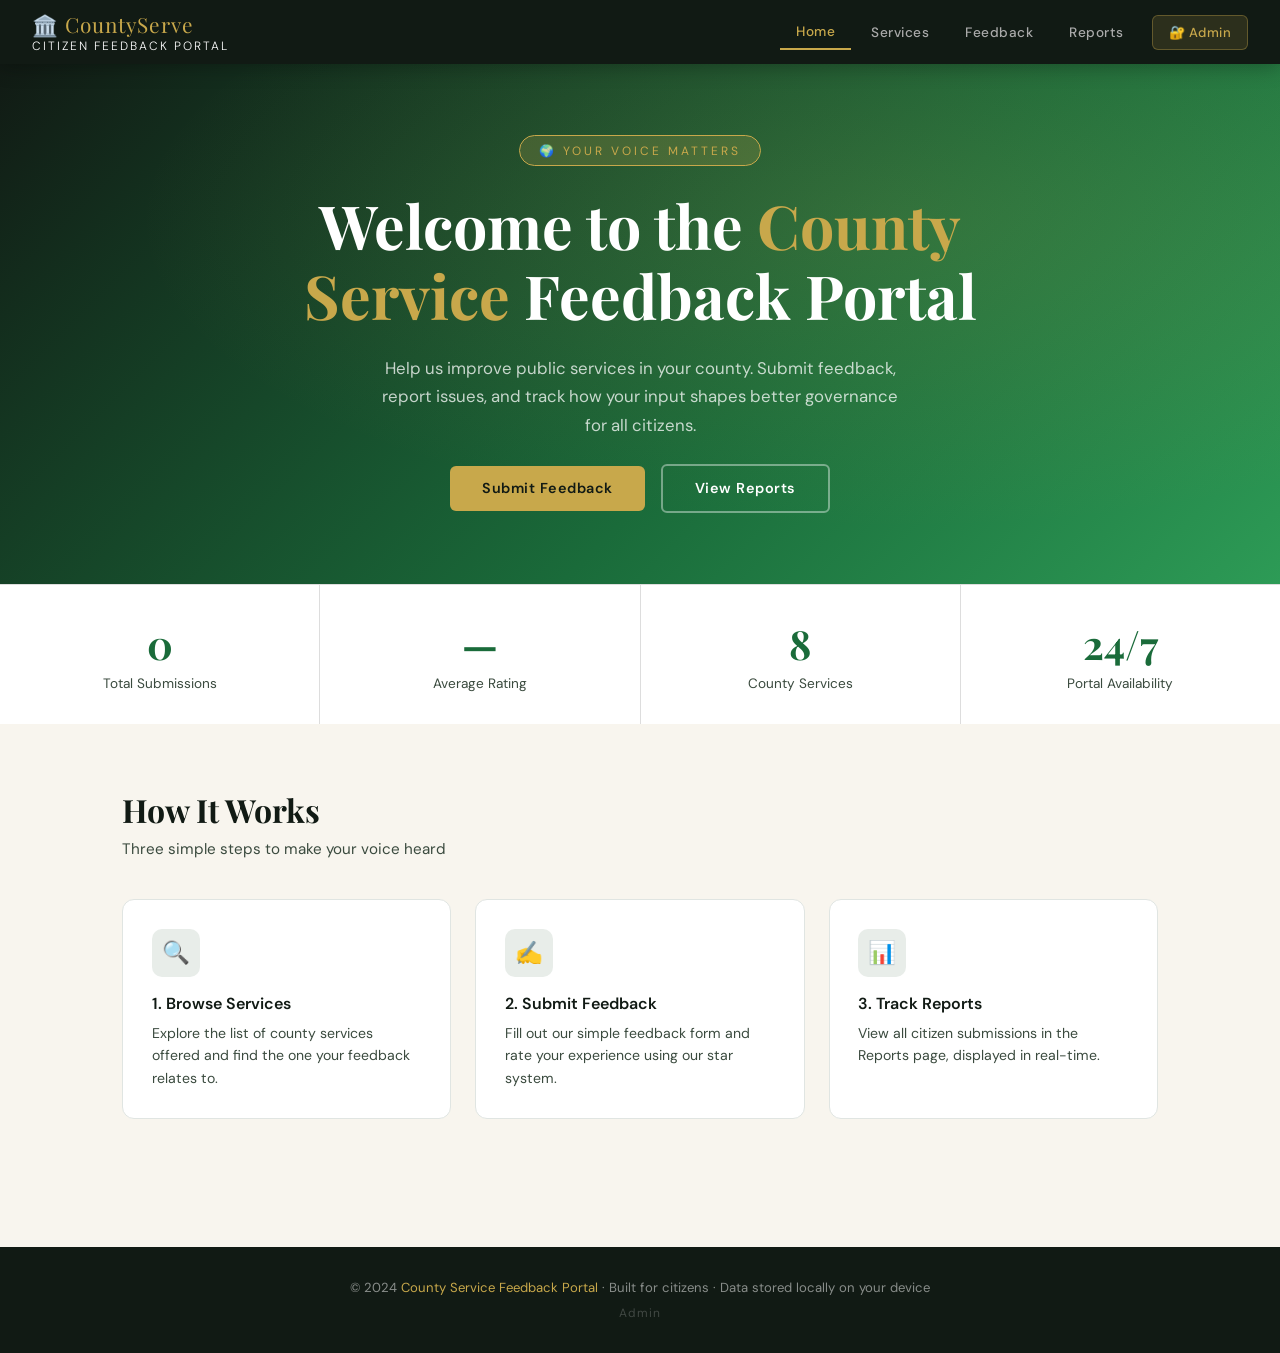
<file: index.html>
<!DOCTYPE html>
<html lang="en">
<head>
  <meta charset="UTF-8">
  <meta name="viewport" content="width=device-width, initial-scale=1.0">
  <title>County Service Feedback Portal</title>
  <link rel="stylesheet" href="style.css">
</head>
<body>

<!-- =================== NAV =================== -->
<nav>
  <div class="nav-logo">
    🏛️ CountyServe
    <span>Citizen Feedback Portal</span>
  </div>
  <div class="nav-links" id="navLinks">
    <button onclick="showPage('home')"         class="active" id="nav-home">Home</button>
    <button onclick="showPage('services')"                   id="nav-services">Services</button>
    <button onclick="showPage('feedback')"                   id="nav-feedback">Feedback</button>
    <button onclick="showPage('reports')"                    id="nav-reports">Reports</button>
    <button onclick="showPage('admin-login')"                id="nav-admin-login" class="nav-admin-btn">🔐 Admin</button>
  </div>
</nav>

<!-- =================== HOME =================== -->
<div id="home" class="page active">
  <div class="hero">
    <div class="hero-badge">🌍 Your Voice Matters</div>
    <h1>Welcome to the <em>County Service</em> Feedback Portal</h1>
    <p>Help us improve public services in your county. Submit feedback, report issues, and track how your input shapes better governance for all citizens.</p>
    <div>
      <button class="btn btn-gold"    onclick="showPage('feedback')">Submit Feedback</button>
      <button class="btn btn-outline" onclick="showPage('reports')">View Reports</button>
    </div>
  </div>
  <div class="stats-row">
    <div class="stat-card"><div class="num" id="stat-total">0</div><p>Total Submissions</p></div>
    <div class="stat-card"><div class="num" id="stat-avg">—</div><p>Average Rating</p></div>
    <div class="stat-card"><div class="num">8</div><p>County Services</p></div>
    <div class="stat-card"><div class="num">24/7</div><p>Portal Availability</p></div>
  </div>
  <div class="section">
    <h2 class="section-title">How It Works</h2>
    <p class="section-sub">Three simple steps to make your voice heard</p>
    <div class="info-grid">
      <div class="info-card"><div class="icon">🔍</div><h3>1. Browse Services</h3><p>Explore the list of county services offered and find the one your feedback relates to.</p></div>
      <div class="info-card"><div class="icon">✍️</div><h3>2. Submit Feedback</h3><p>Fill out our simple feedback form and rate your experience using our star system.</p></div>
      <div class="info-card"><div class="icon">📊</div><h3>3. Track Reports</h3><p>View all citizen submissions in the Reports page, displayed in real-time.</p></div>
    </div>
  </div>
</div>

<!-- =================== SERVICES =================== -->
<div id="services" class="page">
  <div class="services-hero">
    <h2>County Services</h2>
    <p>Browse all available government services in your county</p>
  </div>
  <div class="section">
    <div class="services-grid">
      <div class="service-card"><div class="s-icon">🏥</div><h3>Health &amp; Medical Services</h3><p>County hospitals, clinics, vaccination programs, maternal care, and community health officers.</p><span class="service-tag">Essential</span></div>
      <div class="service-card"><div class="s-icon">🎓</div><h3>Education Services</h3><p>County bursaries, school support programs, adult education, and early childhood development centers.</p><span class="service-tag">Essential</span></div>
      <div class="service-card"><div class="s-icon">🛣️</div><h3>Roads &amp; Infrastructure</h3><p>Road construction, maintenance, street lighting, bridges, and infrastructure development projects.</p><span class="service-tag gold">Development</span></div>
      <div class="service-card"><div class="s-icon">💧</div><h3>Water &amp; Sanitation</h3><p>Clean water supply, sewage systems, waste collection, and sanitation services for all residents.</p><span class="service-tag">Essential</span></div>
      <div class="service-card"><div class="s-icon">🌾</div><h3>Agriculture &amp; Food</h3><p>Farming support, subsidized seeds, fertilizers, extension officers, and market linkage programs.</p><span class="service-tag gold">Development</span></div>
      <div class="service-card"><div class="s-icon">🔒</div><h3>Public Safety &amp; Security</h3><p>County enforcement, community policing, disaster response, and emergency management services.</p><span class="service-tag red">Critical</span></div>
      <div class="service-card"><div class="s-icon">📑</div><h3>Licensing &amp; Permits</h3><p>Business permits, trade licenses, building approvals, land rates, and county regulatory services.</p><span class="service-tag gold">Regulatory</span></div>
      <div class="service-card"><div class="s-icon">🌳</div><h3>Environment &amp; Parks</h3><p>Environmental conservation, public parks, recreation centers, and green space management.</p><span class="service-tag">Community</span></div>
    </div>
  </div>
</div>

<!-- =================== FEEDBACK =================== -->
<div id="feedback" class="page">
  <div class="feedback-container">
    <div class="toast" id="toast">✅ Feedback submitted successfully! Thank you.</div>
    <div class="form-card">
      <h2>Submit Your Feedback</h2>
      <p class="subtitle">Your input helps us improve county services for everyone.</p>
      <form id="feedbackForm" onsubmit="submitFeedback(event)">
        <div class="form-row">
          <div class="form-group"><label>Full Name *</label><input type="text" id="f-name" placeholder="e.g. Jane Otieno" required></div>
          <div class="form-group"><label>Email Address</label><input type="email" id="f-email" placeholder="jane@email.com"></div>
        </div>
        <div class="form-group">
          <label>County Service *</label>
          <select id="f-service" required>
            <option value="">— Select a service —</option>
            <option>Health &amp; Medical Services</option>
            <option>Education Services</option>
            <option>Roads &amp; Infrastructure</option>
            <option>Water &amp; Sanitation</option>
            <option>Agriculture &amp; Food</option>
            <option>Public Safety &amp; Security</option>
            <option>Licensing &amp; Permits</option>
            <option>Environment &amp; Parks</option>
          </select>
        </div>
        <div class="form-group">
          <label>Rate Your Experience *</label>
          <div class="star-rating">
            <input type="radio" name="rating" id="s5" value="5"><label for="s5">★</label>
            <input type="radio" name="rating" id="s4" value="4"><label for="s4">★</label>
            <input type="radio" name="rating" id="s3" value="3"><label for="s3">★</label>
            <input type="radio" name="rating" id="s2" value="2"><label for="s2">★</label>
            <input type="radio" name="rating" id="s1" value="1"><label for="s1">★</label>
          </div>
          <div class="rating-text" id="rating-text">Click to rate</div>
        </div>
        <div class="form-group"><label>Your Feedback *</label><textarea id="f-message" placeholder="Describe your experience in detail..." required></textarea></div>
        <div class="form-group"><label>Ward / Sub-County</label><input type="text" id="f-location" placeholder="e.g. Westlands, Nyando..."></div>
        <button type="submit" class="submit-btn">📤 Submit Feedback</button>
      </form>
    </div>
  </div>
</div>

<!-- =================== REPORTS =================== -->
<div id="reports" class="page">
  <div class="reports-header">
    <h2>📊 Feedback Reports</h2>
    <p>All citizen submissions — stored locally in your browser</p>
  </div>
  <div class="reports-container">
    <div class="summary-bar">
      <div class="s-stat"><div class="n" id="r-total">0</div><p>Total Feedback</p></div>
      <div class="s-stat"><div class="n" id="r-avg">—</div><p>Avg Rating</p></div>
      <div class="s-stat"><div class="n" id="r-high">0</div><p>5★ Reviews</p></div>
      <div class="s-stat"><div class="n" id="r-low">0</div><p>Low Ratings (≤2)</p></div>
    </div>
    <div class="reports-controls">
      <select class="filter-select" id="filterService" onchange="renderReports()">
        <option value="">All Services</option>
        <option>Health &amp; Medical Services</option>
        <option>Education Services</option>
        <option>Roads &amp; Infrastructure</option>
        <option>Water &amp; Sanitation</option>
        <option>Agriculture &amp; Food</option>
        <option>Public Safety &amp; Security</option>
        <option>Licensing &amp; Permits</option>
        <option>Environment &amp; Parks</option>
      </select>
      <div style="display:flex;gap:0.5rem;align-items:center;">
        <select class="filter-select" id="filterRating" onchange="renderReports()">
          <option value="">All Ratings</option>
          <option value="5">5 Stars</option>
          <option value="4">4 Stars</option>
          <option value="3">3 Stars</option>
          <option value="2">2 Stars</option>
          <option value="1">1 Star</option>
        </select>
        <button class="clear-btn" onclick="clearAll()">🗑 Clear All</button>
      </div>
    </div>
    <div class="feedback-list" id="feedbackList"></div>
  </div>
</div>

<!-- =================== ADMIN LOGIN =================== -->
<div id="admin-login" class="page">
  <div class="admin-login-wrap">
    <div class="login-box">
      <div class="login-logo">
        <div class="login-icon">🔐</div>
        <h2>Admin Login</h2>
        <p>Restricted — County Staff Only</p>
      </div>
      <div class="login-error" id="loginError">❌ Invalid username or password. Try again.</div>
      <form onsubmit="handleLogin(event)">
        <div class="form-group"><label>Username</label><input type="text" id="admin-user" placeholder="Enter username"></div>
        <div class="form-group"><label>Password</label><input type="password" id="admin-pass" placeholder="Enter password"></div>
        <button type="submit" class="submit-btn">Login to Dashboard</button>
      </form>
      <!-- <p class="login-hint">Demo credentials: <strong>admin</strong> / <strong>admin123</strong></p> -->
    </div>
  </div>
</div>

<!-- =================== ADMIN DASHBOARD =================== -->
<div id="admin-dashboard" class="page">

  <div class="admin-subnav">
    <button onclick="showAdminSection('overview')"    class="active" id="asub-overview">📊 Overview</button>
    <button onclick="showAdminSection('all-feedback')"              id="asub-all-feedback">💬 All Feedback</button>
    <button onclick="showAdminSection('analytics')"                 id="asub-analytics">📈 Analytics</button>
    <button onclick="showAdminSection('settings')"                  id="asub-settings">⚙️ Settings</button>
    <button onclick="handleLogout()" class="subnav-logout">🚪 Logout</button>
  </div>

  <!-- Overview -->
  <div id="asec-overview" class="admin-section active">
    <div class="section" style="padding-top:2rem;">
      <h2 class="section-title">Dashboard Overview</h2>
      <p class="section-sub">Welcome back, Admin — summary of all citizen feedback</p>
      <div class="admin-stats-grid">
        <div class="admin-stat-card" style="border-top-color:var(--green);">
          <div class="asc-label">Total Feedback</div>
          <div class="asc-value" id="ov-total">0</div>
          <div class="asc-sub">All submissions</div>
        </div>
        <div class="admin-stat-card" style="border-top-color:var(--gold);">
          <div class="asc-label">Average Rating</div>
          <div class="asc-value" id="ov-avg">—</div>
          <div class="asc-sub">Out of 5 stars</div>
        </div>
        <div class="admin-stat-card" style="border-top-color:#3498db;">
          <div class="asc-label">5★ Excellent</div>
          <div class="asc-value" id="ov-five">0</div>
          <div class="asc-sub">Highest rated</div>
        </div>
        <div class="admin-stat-card" style="border-top-color:var(--red);">
          <div class="asc-label">Low Ratings</div>
          <div class="asc-value" id="ov-low">0</div>
          <div class="asc-sub">Rated 1 or 2 stars</div>
        </div>
      </div>
      <div class="table-card" style="margin-top:2rem;">
        <div class="table-header">
          <h3>Recent Submissions</h3>
          <span style="font-size:0.82rem;color:var(--mid);">Last 5 entries</span>
        </div>
        <div style="overflow-x:auto;">
          <table>
            <thead><tr><th>Name</th><th>Service</th><th>Rating</th><th>Date</th></tr></thead>
            <tbody id="recentTable"><tr><td colspan="4" class="table-empty">No feedback yet.</td></tr></tbody>
          </table>
        </div>
      </div>
    </div>
  </div>

  <!-- All Feedback -->
  <div id="asec-all-feedback" class="admin-section">
    <div class="section" style="padding-top:2rem;">
      <h2 class="section-title">All Feedback</h2>
      <p class="section-sub">Browse, search and manage all citizen submissions</p>
      <div class="table-card">
        <div class="table-header">
          <h3>Submissions Table</h3>
          <input class="search-input" type="text" placeholder="🔍 Search name, service, message..." oninput="searchTable(this.value)">
        </div>
        <div style="overflow-x:auto;">
          <table>
            <thead><tr><th>#</th><th>Name</th><th>Service</th><th>Rating</th><th>Message</th><th>Location</th><th>Date</th><th></th></tr></thead>
            <tbody id="allTable"><tr><td colspan="8" class="table-empty">No feedback yet.</td></tr></tbody>
          </table>
        </div>
      </div>
    </div>
  </div>

  <!-- Analytics -->
  <div id="asec-analytics" class="admin-section">
    <div class="section" style="padding-top:2rem;">
      <h2 class="section-title">Analytics</h2>
      <p class="section-sub">Visual breakdown of citizen feedback</p>
      <div class="charts-grid">
        <div class="chart-card"><h3>📊 Feedback by Service</h3><div class="bar-chart" id="serviceChart"><p class="no-data">No data yet.</p></div></div>
        <div class="chart-card"><h3>⭐ Rating Distribution</h3><div class="rating-bars" id="ratingChart"><p class="no-data">No data yet.</p></div></div>
        <div class="chart-card"><h3>📝 Summary Statistics</h3><div id="summaryStats" class="no-data">No data available yet.</div></div>
        <div class="chart-card" style="text-align:center;"><h3>🏆 Top Rated Service</h3><div id="topService" style="padding:1.5rem 0;"><div style="font-size:3.5rem;">🏅</div><div class="no-data" style="margin-top:0.5rem;">No data yet</div></div></div>
      </div>
    </div>
  </div>

  <!-- Settings -->
  <div id="asec-settings" class="admin-section">
    <div class="section" style="padding-top:2rem;">
      <h2 class="section-title">Settings</h2>
      <p class="section-sub">Admin configuration and data management</p>
      <div class="settings-grid">
        <div class="settings-card">
          <h3>🔐 Admin Credentials</h3>
          <div class="setting-row"><span>Username</span><strong>admin</strong></div>
          <div class="setting-row"><span>Password</span><strong>admin123</strong></div>
          <div class="setting-row"><span>Role</span><span class="pill pill-green">Super Admin</span></div>
          <div class="setting-row"><span>Access</span><span class="pill pill-blue">Full Access</span></div>
        </div>
        <div class="settings-card">
          <h3>⚙️ Portal Settings</h3>
          <div class="setting-row"><span>Public Feedback</span><label class="toggle"><input type="checkbox" checked><span class="toggle-slider"></span></label></div>
          <div class="setting-row"><span>Show Reports</span><label class="toggle"><input type="checkbox" checked><span class="toggle-slider"></span></label></div>
          <div class="setting-row"><span>Email Alerts</span><label class="toggle"><input type="checkbox"><span class="toggle-slider"></span></label></div>
          <div class="setting-row"><span>Anonymous OK</span><label class="toggle"><input type="checkbox" checked><span class="toggle-slider"></span></label></div>
        </div>
        <div class="settings-card">
          <h3>🗄️ Data Management</h3>
          <div class="setting-row"><span>Total Records</span><strong id="set-total">0</strong></div>
          <div class="setting-row"><span>Storage Used</span><strong id="set-storage">0 KB</strong></div>
          <div class="setting-row"><span>Export</span><button class="action-btn green-btn" onclick="exportCSV()">📥 Export CSV</button></div>
          <div class="setting-row"><span>Clear All</span><button class="action-btn red-btn" onclick="adminClear()">🗑 Delete All</button></div>
        </div>
        <div class="settings-card">
          <h3>ℹ️ System Info</h3>
          <div class="setting-row"><span>Portal Name</span><strong>CountyServe</strong></div>
          <div class="setting-row"><span>Version</span><span class="pill pill-gold">v1.0.0</span></div>
          <div class="setting-row"><span>Storage</span><strong>LocalStorage</strong></div>
          <div class="setting-row"><span>Status</span><span class="pill pill-green">● Online</span></div>
        </div>
      </div>
    </div>
  </div>

</div>

<!-- /admin-dashboard -->

<!-- =================== FOOTER =================== -->
<footer>
  <p>© 2024 <span>County Service Feedback Portal</span> · Built for citizens · Data stored locally on your device</p>
  <p style="margin-top:0.5rem;">
    <a href="admin.html" style="color:rgba(255,255,255,0.2);text-decoration:none;font-size:0.75rem;letter-spacing:1px;">Admin</a>
  </p>
</footer>

<script src="script.js"></script>
</body>
</html>
</file>
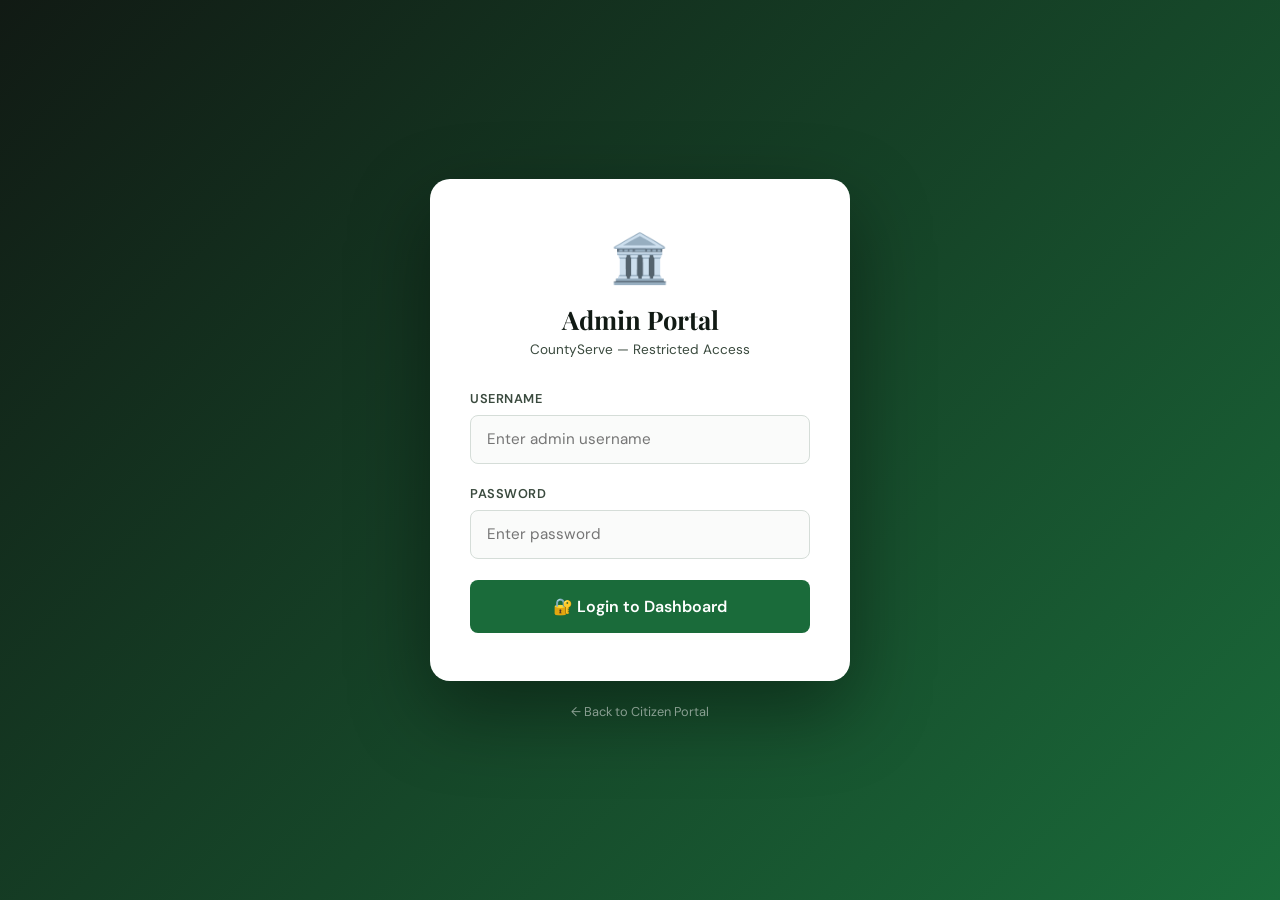
<file: admin.html>
<!DOCTYPE html>
<html lang="en">
<head>
  <meta charset="UTF-8">
  <meta name="viewport" content="width=device-width, initial-scale=1.0">
  <title>Admin Dashboard — CountyServe</title>
  <link href="https://fonts.googleapis.com/css2?family=Playfair+Display:wght@700&family=DM+Sans:wght@300;400;500;600&display=swap" rel="stylesheet">
  <style>
    :root {
      --green: #1a6b3a;
      --green-light: #2d9b56;
      --gold: #c8a84b;
      --dark: #111a14;
      --mid: #3a4a3e;
      --soft: #e8ede9;
      --cream: #f8f5ee;
      --red: #c0392b;
    }

    * { margin: 0; padding: 0; box-sizing: border-box; }

    body {
      font-family: 'DM Sans', sans-serif;
      background: var(--cream);
      color: var(--dark);
      min-height: 100vh;
    }

    /* ===================== LOGIN ===================== */
    #loginPage {
      min-height: 100vh;
      display: flex;
      align-items: center;
      justify-content: center;
      background: linear-gradient(135deg, var(--dark) 0%, var(--green) 100%);
      padding: 2rem;
    }

    .login-box {
      background: #fff;
      border-radius: 20px;
      padding: 3rem 2.5rem;
      width: 100%;
      max-width: 420px;
      box-shadow: 0 30px 80px rgba(0,0,0,0.4);
      animation: popIn 0.45s cubic-bezier(0.34,1.56,0.64,1);
    }

    @keyframes popIn {
      from { opacity: 0; transform: scale(0.85) translateY(20px); }
      to   { opacity: 1; transform: scale(1) translateY(0); }
    }

    .login-logo { text-align: center; margin-bottom: 2rem; }
    .login-logo .icon { font-size: 3rem; margin-bottom: 0.75rem; }
    .login-logo h2 { font-family: 'Playfair Display', serif; font-size: 1.6rem; color: var(--dark); }
    .login-logo p  { color: var(--mid); font-size: 0.85rem; margin-top: 0.3rem; }

    .form-group { margin-bottom: 1.3rem; }

    .form-group label {
      display: block;
      font-size: 0.8rem;
      font-weight: 600;
      text-transform: uppercase;
      letter-spacing: 0.5px;
      color: var(--mid);
      margin-bottom: 0.5rem;
    }

    .form-group input {
      width: 100%;
      padding: 0.85rem 1rem;
      border: 1.5px solid #d5ddd8;
      border-radius: 8px;
      font-family: 'DM Sans', sans-serif;
      font-size: 0.95rem;
      outline: none;
      background: #fafbfa;
      transition: border-color 0.2s, box-shadow 0.2s;
    }

    .form-group input:focus {
      border-color: var(--green-light);
      box-shadow: 0 0 0 3px rgba(45,155,86,0.12);
      background: #fff;
    }

    .login-btn {
      width: 100%;
      padding: 1rem;
      background: var(--green);
      color: #fff;
      border: none;
      border-radius: 8px;
      font-family: 'DM Sans', sans-serif;
      font-size: 1rem;
      font-weight: 600;
      cursor: pointer;
      transition: all 0.2s;
    }

    .login-btn:hover { background: var(--green-light); transform: translateY(-2px); box-shadow: 0 8px 24px rgba(26,107,58,0.35); }

    .login-error {
      display: none;
      background: #fdecea;
      color: var(--red);
      border: 1px solid #f5c6c2;
      border-radius: 8px;
      padding: 0.8rem 1rem;
      font-size: 0.88rem;
      margin-bottom: 1rem;
      text-align: center;
    }

    .login-error.show { display: block; animation: shake 0.4s ease; }

    @keyframes shake {
      0%,100% { transform: translateX(0); }
      25%      { transform: translateX(-6px); }
      75%      { transform: translateX(6px); }
    }

    .login-hint { text-align: center; margin-top: 1.2rem; font-size: 0.8rem; color: #bbb; }
    .login-hint strong { color: var(--green); }

    .back-link { text-align: center; margin-top: 1rem; }
    .back-link a { color: rgba(255,255,255,0.5); font-size: 0.8rem; text-decoration: none; }
    .back-link a:hover { color: #fff; }

    /* ===================== DASHBOARD ===================== */
    #dashboard { display: none; }

    /* Top nav bar */
    .admin-nav {
      background: var(--dark);
      padding: 0 2rem;
      display: flex;
      align-items: center;
      justify-content: space-between;
      height: 64px;
      position: sticky;
      top: 0;
      z-index: 100;
      box-shadow: 0 2px 20px rgba(0,0,0,0.3);
    }

    .admin-nav-logo {
      font-family: 'Playfair Display', serif;
      color: var(--gold);
      font-size: 1.2rem;
    }

    .admin-nav-logo span { color: rgba(255,255,255,0.4); font-size: 0.72rem; display: block; letter-spacing: 2px; text-transform: uppercase; font-weight: 300; font-family: 'DM Sans', sans-serif; }

    .admin-nav-right { display: flex; align-items: center; gap: 1rem; }

    .admin-user-badge {
      display: flex; align-items: center; gap: 0.5rem;
      background: rgba(255,255,255,0.07);
      padding: 0.4rem 1rem;
      border-radius: 50px;
      font-size: 0.82rem;
      color: rgba(255,255,255,0.7);
    }

    .logout-btn {
      background: rgba(192,57,43,0.15);
      color: #e74c3c;
      border: 1px solid rgba(192,57,43,0.3);
      padding: 0.45rem 1rem;
      border-radius: 6px;
      font-family: 'DM Sans', sans-serif;
      font-size: 0.82rem;
      font-weight: 600;
      cursor: pointer;
      transition: all 0.2s;
    }

    .logout-btn:hover { background: var(--red); color: #fff; }

    /* Sub nav */
    .admin-subnav {
      background: #fff;
      border-bottom: 2px solid #e0e5e2;
      padding: 0 2rem;
      display: flex;
      align-items: center;
      gap: 0.25rem;
      position: sticky;
      top: 64px;
      z-index: 90;
    }

    .admin-subnav button {
      background: none;
      border: none;
      font-family: 'DM Sans', sans-serif;
      font-size: 0.88rem;
      font-weight: 500;
      color: var(--mid);
      padding: 1rem 1.2rem;
      cursor: pointer;
      border-bottom: 3px solid transparent;
      transition: all 0.2s;
      margin-bottom: -2px;
    }

    .admin-subnav button:hover  { color: var(--green); }
    .admin-subnav button.active { color: var(--green); border-bottom-color: var(--green); font-weight: 600; }

    .portal-link {
      margin-left: auto;
      color: var(--gold) !important;
      font-size: 0.82rem !important;
      text-decoration: none;
      padding: 0.5rem 1rem;
      border-radius: 6px;
      border: 1px solid rgba(200,168,75,0.3) !important;
      background: rgba(200,168,75,0.08) !important;
      transition: all 0.2s;
      white-space: nowrap;
    }

    .portal-link:hover { background: rgba(200,168,75,0.2) !important; }

    /* Sections */
    .admin-section { display: none; }
    .admin-section.active { display: block; animation: fadeIn 0.3s ease; }

    @keyframes fadeIn { from { opacity: 0; transform: translateY(8px); } to { opacity: 1; transform: translateY(0); } }

    .section { padding: 2.5rem 2rem; max-width: 1100px; margin: 0 auto; }
    .section-title { font-family: 'Playfair Display', serif; font-size: 2rem; color: var(--dark); margin-bottom: 0.4rem; }
    .section-sub   { color: var(--mid); font-size: 0.92rem; margin-bottom: 2rem; }

    /* Stat cards */
    .stats-grid { display: grid; grid-template-columns: repeat(auto-fit, minmax(200px, 1fr)); gap: 1.2rem; margin-bottom: 2rem; }

    .stat-card {
      background: #fff;
      border-radius: 12px;
      padding: 1.5rem;
      border: 1px solid #e0e5e2;
      border-top: 4px solid var(--green);
      transition: transform 0.2s, box-shadow 0.2s;
    }

    .stat-card:nth-child(2) { border-top-color: var(--gold); }
    .stat-card:nth-child(3) { border-top-color: #3498db; }
    .stat-card:nth-child(4) { border-top-color: var(--red); }
    .stat-card:hover { transform: translateY(-3px); box-shadow: 0 8px 25px rgba(0,0,0,0.07); }

    .sc-label { font-size: 0.78rem; text-transform: uppercase; letter-spacing: 0.5px; color: var(--mid); font-weight: 600; }
    .sc-value { font-family: 'Playfair Display', serif; font-size: 2.2rem; color: var(--dark); margin: 0.3rem 0; }
    .sc-sub   { font-size: 0.78rem; color: #aaa; }

    /* Table */
    .table-card { background: #fff; border-radius: 12px; border: 1px solid #e0e5e2; overflow: hidden; }

    .table-header {
      padding: 1.2rem 1.5rem;
      border-bottom: 1px solid #e0e5e2;
      display: flex;
      justify-content: space-between;
      align-items: center;
      flex-wrap: wrap;
      gap: 0.75rem;
    }

    .table-header h3 { font-size: 1rem; font-weight: 600; }

    .search-input {
      padding: 0.5rem 1rem;
      border: 1.5px solid #d5ddd8;
      border-radius: 6px;
      font-family: 'DM Sans', sans-serif;
      font-size: 0.85rem;
      outline: none;
      width: 260px;
      transition: border-color 0.2s;
    }

    .search-input:focus { border-color: var(--green-light); }

    table { width: 100%; border-collapse: collapse; }
    thead { background: var(--soft); }
    th { text-align: left; padding: 0.9rem 1.2rem; font-size: 0.75rem; text-transform: uppercase; letter-spacing: 0.5px; color: var(--mid); font-weight: 600; }
    td { padding: 0.85rem 1.2rem; font-size: 0.88rem; border-bottom: 1px solid #f0f4f1; }
    tr:last-child td { border-bottom: none; }
    tr:hover td { background: #fafbfa; }

    .t-empty { text-align: center; color: #aaa; padding: 2.5rem !important; }

    /* Pills */
    .pill       { display: inline-block; padding: 0.2rem 0.65rem; border-radius: 50px; font-size: 0.72rem; font-weight: 600; }
    .pill-green { background: #e6f5ec; color: var(--green); }
    .pill-gold  { background: #fdf6e3; color: #9a7b1e; }
    .pill-red   { background: #fdecea; color: var(--red); }
    .pill-blue  { background: #eaf3fb; color: #2471a3; }

    .del-btn { background: none; border: none; color: #ccc; cursor: pointer; font-size: 1rem; padding: 0.2rem 0.5rem; border-radius: 4px; transition: all 0.2s; }
    .del-btn:hover { color: var(--red); background: #fdecea; }

    /* Charts */
    .charts-grid { display: grid; grid-template-columns: 1fr 1fr; gap: 1.5rem; }

    .chart-card { background: #fff; border-radius: 12px; border: 1px solid #e0e5e2; padding: 1.5rem; }
    .chart-card h3 { font-size: 0.95rem; font-weight: 600; margin-bottom: 1.2rem; }

    .no-data { color: #aaa; font-size: 0.88rem; }

    .bar-chart { display: flex; flex-direction: column; gap: 0.8rem; }
    .bar-row   { display: flex; align-items: center; gap: 0.75rem; }
    .bar-label { font-size: 0.78rem; color: var(--mid); width: 130px; flex-shrink: 0; white-space: nowrap; overflow: hidden; text-overflow: ellipsis; }
    .bar-wrap  { flex: 1; background: var(--soft); border-radius: 50px; height: 10px; overflow: hidden; }
    .bar-fill  { height: 100%; background: var(--green); border-radius: 50px; transition: width 0.6s ease; }
    .bar-num   { font-size: 0.78rem; color: var(--mid); width: 24px; text-align: right; }

    .rating-bars { display: flex; flex-direction: column; gap: 0.7rem; }
    .r-row   { display: flex; align-items: center; gap: 0.75rem; }
    .r-label { font-size: 0.8rem; color: var(--gold); width: 36px; flex-shrink: 0; font-weight: 600; }
    .r-wrap  { flex: 1; background: var(--soft); border-radius: 50px; height: 10px; overflow: hidden; }
    .r-fill  { height: 100%; background: var(--gold); border-radius: 50px; transition: width 0.6s ease; }
    .r-num   { font-size: 0.78rem; color: var(--mid); width: 24px; text-align: right; }

    /* Settings */
    .settings-grid { display: grid; grid-template-columns: 1fr 1fr; gap: 1.5rem; }

    .settings-card { background: #fff; border-radius: 12px; border: 1px solid #e0e5e2; padding: 1.8rem; }
    .settings-card h3 { font-size: 1rem; font-weight: 600; margin-bottom: 1.2rem; border-bottom: 1px solid #e0e5e2; padding-bottom: 0.8rem; }

    .setting-row { display: flex; justify-content: space-between; align-items: center; padding: 0.7rem 0; border-bottom: 1px solid #f0f4f1; font-size: 0.88rem; }
    .setting-row:last-child { border-bottom: none; }
    .setting-row span:first-child { color: var(--mid); }

    .toggle { position: relative; width: 40px; height: 22px; }
    .toggle input { display: none; }
    .toggle-slider { position: absolute; inset: 0; background: #d5ddd8; border-radius: 50px; cursor: pointer; transition: background 0.2s; }
    .toggle-slider::before { content: ''; position: absolute; width: 16px; height: 16px; background: #fff; border-radius: 50%; top: 3px; left: 3px; transition: transform 0.2s; box-shadow: 0 1px 4px rgba(0,0,0,0.2); }
    .toggle input:checked + .toggle-slider { background: var(--green); }
    .toggle input:checked + .toggle-slider::before { transform: translateX(18px); }

    .action-btn { border: none; padding: 0.4rem 1rem; border-radius: 6px; font-family: 'DM Sans', sans-serif; font-size: 0.82rem; font-weight: 600; cursor: pointer; transition: all 0.2s; }
    .green-btn  { background: var(--soft); color: var(--green); border: 1px solid #c5d8c9; }
    .green-btn:hover { background: var(--green); color: #fff; }
    .red-btn    { background: #fdecea; color: var(--red); border: 1px solid #f5c6c2; }
    .red-btn:hover { background: var(--red); color: #fff; }

    /* Footer */
    footer { background: var(--dark); color: rgba(255,255,255,0.4); text-align: center; padding: 1.5rem; font-size: 0.8rem; }

    @media (max-width: 768px) {
      .charts-grid, .settings-grid { grid-template-columns: 1fr; }
    }
  </style>
</head>
<body>

<!-- ===================== LOGIN ===================== -->
<div id="loginPage">
  <div style="width:100%;max-width:420px;">
    <div class="login-box">
      <div class="login-logo">
        <div class="icon">🏛️</div>
        <h2>Admin Portal</h2>
        <p>CountyServe — Restricted Access</p>
      </div>

      <div class="login-error" id="loginError">❌ Invalid username or password.</div>

      <form onsubmit="handleLogin(event)">
        <div class="form-group">
          <label>Username</label>
          <input type="text" id="username" placeholder="Enter admin username">
        </div>
        <div class="form-group">
          <label>Password</label>
          <input type="password" id="password" placeholder="Enter password">
        </div>
        <button type="submit" class="login-btn">🔐 Login to Dashboard</button>
      </form>

    </div>

    <div class="back-link" style="margin-top:1.2rem;">
      <a href="index.html">← Back to Citizen Portal</a>
    </div>
  </div>
</div>

<!-- ===================== DASHBOARD ===================== -->
<div id="dashboard">

  <!-- Top nav -->
  <div class="admin-nav">
    <div class="admin-nav-logo">
      🏛️ CountyServe
      <span>Admin Dashboard</span>
    </div>
    <div class="admin-nav-right">
      <div class="admin-user-badge">👤 Admin</div>
      <button class="logout-btn" onclick="handleLogout()">🚪 Logout</button>
    </div>
  </div>

  <!-- Sub nav -->
  <div class="admin-subnav">
    <button class="active" onclick="showSection('overview')"     id="sub-overview">📊 Overview</button>
    <button onclick="showSection('all-feedback')"                id="sub-all-feedback">💬 All Feedback</button>
    <button onclick="showSection('analytics')"                   id="sub-analytics">📈 Analytics</button>
    <button onclick="showSection('settings')"                    id="sub-settings">⚙️ Settings</button>
    <a href="index.html" class="portal-link">🌍 Citizen Portal →</a>
  </div>

  <!-- OVERVIEW -->
  <div id="sec-overview" class="admin-section active">
    <div class="section">
      <h2 class="section-title">Dashboard Overview</h2>
      <p class="section-sub">Welcome back, Admin — here's a summary of all citizen feedback</p>

      <div class="stats-grid">
        <div class="stat-card"><div class="sc-label">Total Feedback</div><div class="sc-value" id="ov-total">0</div><div class="sc-sub">All submissions</div></div>
        <div class="stat-card"><div class="sc-label">Average Rating</div><div class="sc-value" id="ov-avg">—</div><div class="sc-sub">Out of 5 stars</div></div>
        <div class="stat-card"><div class="sc-label">5★ Excellent</div><div class="sc-value" id="ov-five">0</div><div class="sc-sub">Highest rated</div></div>
        <div class="stat-card"><div class="sc-label">Low Ratings</div><div class="sc-value" id="ov-low">0</div><div class="sc-sub">Rated 1 or 2 stars</div></div>
      </div>

      <div class="table-card">
        <div class="table-header">
          <h3>Recent Submissions</h3>
          <span style="font-size:0.82rem;color:#aaa;">Last 5 entries</span>
        </div>
        <div style="overflow-x:auto;">
          <table>
            <thead><tr><th>Name</th><th>Service</th><th>Rating</th><th>Date</th></tr></thead>
            <tbody id="recentTable"><tr><td colspan="4" class="t-empty">No feedback yet.</td></tr></tbody>
          </table>
        </div>
      </div>
    </div>
  </div>

  <!-- ALL FEEDBACK -->
  <div id="sec-all-feedback" class="admin-section">
    <div class="section">
      <h2 class="section-title">All Feedback</h2>
      <p class="section-sub">Browse, search and manage every submission</p>
      <div class="table-card">
        <div class="table-header">
          <h3>Submissions Table</h3>
          <input class="search-input" type="text" placeholder="🔍 Search name, service, message..." oninput="searchTable(this.value)">
        </div>
        <div style="overflow-x:auto;">
          <table>
            <thead><tr><th>#</th><th>Name</th><th>Service</th><th>Rating</th><th>Message</th><th>Location</th><th>Date</th><th></th></tr></thead>
            <tbody id="allTable"><tr><td colspan="8" class="t-empty">No feedback yet.</td></tr></tbody>
          </table>
        </div>
      </div>
    </div>
  </div>

  <!-- ANALYTICS -->
  <div id="sec-analytics" class="admin-section">
    <div class="section">
      <h2 class="section-title">Analytics</h2>
      <p class="section-sub">Visual breakdown of citizen feedback data</p>
      <div class="charts-grid">
        <div class="chart-card"><h3>📊 Feedback by Service</h3><div class="bar-chart" id="serviceChart"><p class="no-data">No data yet.</p></div></div>
        <div class="chart-card"><h3>⭐ Rating Distribution</h3><div class="rating-bars" id="ratingChart"><p class="no-data">No data yet.</p></div></div>
        <div class="chart-card"><h3>📝 Summary Statistics</h3><div id="summaryStats" class="no-data">No data available yet.</div></div>
        <div class="chart-card" style="text-align:center;"><h3>🏆 Top Rated Service</h3><div id="topService" style="padding:1.5rem 0;"><div style="font-size:3.5rem;">🏅</div><div class="no-data" style="margin-top:0.5rem;">No data yet</div></div></div>
      </div>
    </div>
  </div>

  <!-- SETTINGS -->
  <div id="sec-settings" class="admin-section">
    <div class="section">
      <h2 class="section-title">Settings</h2>
      <p class="section-sub">Admin configuration and data management</p>
      <div class="settings-grid">
        <div class="settings-card">
          <h3>🔐 Admin Credentials</h3>
          <div class="setting-row"><span>Username</span><strong>admin</strong></div>
          <div class="setting-row"><span>Password</span><strong>admin123</strong></div>
          <div class="setting-row"><span>Role</span><span class="pill pill-green">Super Admin</span></div>
          <div class="setting-row"><span>Access</span><span class="pill pill-blue">Full Access</span></div>
        </div>
        <div class="settings-card">
          <h3>⚙️ Portal Settings</h3>
          <div class="setting-row"><span>Public Feedback</span><label class="toggle"><input type="checkbox" checked><span class="toggle-slider"></span></label></div>
          <div class="setting-row"><span>Show Reports</span><label class="toggle"><input type="checkbox" checked><span class="toggle-slider"></span></label></div>
          <div class="setting-row"><span>Email Alerts</span><label class="toggle"><input type="checkbox"><span class="toggle-slider"></span></label></div>
          <div class="setting-row"><span>Anonymous OK</span><label class="toggle"><input type="checkbox" checked><span class="toggle-slider"></span></label></div>
        </div>
        <div class="settings-card">
          <h3>🗄️ Data Management</h3>
          <div class="setting-row"><span>Total Records</span><strong id="set-total">0</strong></div>
          <div class="setting-row"><span>Storage Used</span><strong id="set-storage">0 KB</strong></div>
          <div class="setting-row"><span>Export</span><button class="action-btn green-btn" onclick="exportCSV()">📥 Export CSV</button></div>
          <div class="setting-row"><span>Clear All</span><button class="action-btn red-btn" onclick="adminClear()">🗑 Delete All</button></div>
        </div>
        <div class="settings-card">
          <h3>ℹ️ System Info</h3>
          <div class="setting-row"><span>Portal Name</span><strong>CountyServe</strong></div>
          <div class="setting-row"><span>Version</span><span class="pill pill-gold">v1.0.0</span></div>
          <div class="setting-row"><span>Storage</span><strong>LocalStorage</strong></div>
          <div class="setting-row"><span>Status</span><span class="pill pill-green">● Online</span></div>
        </div>
      </div>
    </div>
  </div>

  <footer>© 2024 CountyServe Admin Portal · Restricted Access</footer>

</div><!-- /dashboard -->

<script>
  const ADMIN_USER = 'admin';
  const ADMIN_PASS = 'admin123';

  // ============ LOGIN ============
  function handleLogin(e) {
    e.preventDefault();
    const user = document.getElementById('username').value.trim();
    const pass = document.getElementById('password').value.trim();
    const err  = document.getElementById('loginError');

    if (user === ADMIN_USER && pass === ADMIN_PASS) {
      document.getElementById('loginPage').style.display = 'none';
      document.getElementById('dashboard').style.display = 'block';
      loadDashboard();
    } else {
      err.classList.remove('show');
      void err.offsetWidth;
      err.classList.add('show');
    }
  }

  // ============ LOGOUT ============
  function handleLogout() {
    if (confirm('Are you sure you want to logout?')) {
      document.getElementById('dashboard').style.display  = 'none';
      document.getElementById('loginPage').style.display  = 'flex';
      document.getElementById('username').value = '';
      document.getElementById('password').value = '';
    }
  }

  // ============ SUB NAV ============
  function showSection(id) {
    document.querySelectorAll('.admin-section').forEach(s => s.classList.remove('active'));
    document.querySelectorAll('.admin-subnav button').forEach(b => b.classList.remove('active'));
    document.getElementById('sec-' + id).classList.add('active');
    document.getElementById('sub-' + id).classList.add('active');
    if (id === 'analytics') renderAnalytics();
  }

  // ============ GET FEEDBACK ============
  function getFeedback() {
    try { return JSON.parse(localStorage.getItem('county_feedback')) || []; }
    catch { return []; }
  }

  // ============ LOAD DASHBOARD ============
  function loadDashboard() {
    const data  = getFeedback();
    const total = data.length;
    const avg   = total ? (data.reduce((s,d) => s + d.rating, 0) / total).toFixed(1) : '—';

    document.getElementById('ov-total').textContent = total;
    document.getElementById('ov-avg').textContent   = total ? avg + '★' : '—';
    document.getElementById('ov-five').textContent  = data.filter(d => d.rating === 5).length;
    document.getElementById('ov-low').textContent   = data.filter(d => d.rating <= 2).length;
    document.getElementById('set-total').textContent   = total;
    document.getElementById('set-storage').textContent = (new Blob([JSON.stringify(data)]).size / 1024).toFixed(1) + ' KB';

    // Recent table
    const recent = data.slice(0, 5);
    document.getElementById('recentTable').innerHTML = recent.length === 0
      ? '<tr><td colspan="4" class="t-empty">No feedback yet.</td></tr>'
      : recent.map(d => `
          <tr>
            <td><strong>${esc(d.name)}</strong></td>
            <td><span class="pill pill-green">${esc(d.service)}</span></td>
            <td style="color:var(--gold);">${'★'.repeat(d.rating)}${'☆'.repeat(5-d.rating)}</td>
            <td style="color:#aaa;">${d.date}</td>
          </tr>`).join('');

    renderAllTable(data);
  }

  // ============ ALL TABLE ============
  function renderAllTable(data) {
    const tbody = document.getElementById('allTable');
    if (!data.length) { tbody.innerHTML = '<tr><td colspan="8" class="t-empty">No feedback yet.</td></tr>'; return; }

    tbody.innerHTML = data.map((d, i) => `
      <tr>
        <td style="color:#aaa;">${i+1}</td>
        <td><strong>${esc(d.name)}</strong><br><span style="color:#aaa;font-size:0.76rem;">${d.email ? esc(d.email) : 'Anonymous'}</span></td>
        <td style="font-size:0.82rem;">${esc(d.service)}</td>
        <td><span class="pill ${d.rating>=4?'pill-green':d.rating===3?'pill-gold':'pill-red'}">${'★'.repeat(d.rating)} ${d.rating}/5</span></td>
        <td style="max-width:180px;overflow:hidden;text-overflow:ellipsis;white-space:nowrap;font-size:0.82rem;color:#666;" title="${esc(d.message)}">${esc(d.message)}</td>
        <td style="color:#aaa;font-size:0.82rem;">${d.location||'—'}</td>
        <td style="color:#aaa;font-size:0.82rem;white-space:nowrap;">${d.date}</td>
        <td><button class="del-btn" onclick="deleteEntry(${d.id})">🗑</button></td>
      </tr>`).join('');
  }

  function searchTable(q) {
    renderAllTable(getFeedback().filter(d =>
      d.name.toLowerCase().includes(q.toLowerCase()) ||
      d.service.toLowerCase().includes(q.toLowerCase()) ||
      d.message.toLowerCase().includes(q.toLowerCase())
    ));
  }

  function deleteEntry(id) {
    if (!confirm('Delete this entry?')) return;
    localStorage.setItem('county_feedback', JSON.stringify(getFeedback().filter(d => d.id !== id)));
    loadDashboard();
  }

  // ============ ANALYTICS ============
  function renderAnalytics() {
    const data = getFeedback();
    const services = {};
    data.forEach(d => { services[d.service] = (services[d.service]||0) + 1; });
    const maxSvc = Math.max(...Object.values(services), 1);

    document.getElementById('serviceChart').innerHTML = Object.keys(services).length === 0
      ? '<p class="no-data">No data yet.</p>'
      : Object.entries(services).sort((a,b)=>b[1]-a[1]).map(([name,count]) => `
          <div class="bar-row">
            <div class="bar-label" title="${esc(name)}">${esc(name)}</div>
            <div class="bar-wrap"><div class="bar-fill" style="width:${(count/maxSvc*100).toFixed(0)}%"></div></div>
            <div class="bar-num">${count}</div>
          </div>`).join('');

    const ratings = {5:0,4:0,3:0,2:0,1:0};
    data.forEach(d => ratings[d.rating]++);
    const maxR = Math.max(...Object.values(ratings), 1);

    document.getElementById('ratingChart').innerHTML = !data.length
      ? '<p class="no-data">No data yet.</p>'
      : [5,4,3,2,1].map(r => `
          <div class="r-row">
            <div class="r-label">${r}★</div>
            <div class="r-wrap"><div class="r-fill" style="width:${(ratings[r]/maxR*100).toFixed(0)}%"></div></div>
            <div class="r-num">${ratings[r]}</div>
          </div>`).join('');

    const total = data.length;
    const avg   = total ? (data.reduce((s,d)=>s+d.rating,0)/total).toFixed(2) : null;
    document.getElementById('summaryStats').innerHTML = !total
      ? '<span class="no-data">No data available yet.</span>'
      : `<div style="line-height:2.1;font-size:0.9rem;color:var(--mid);">
          <div>Total Submissions: <strong style="color:var(--dark);">${total}</strong></div>
          <div>Average Rating: <strong style="color:var(--dark);">${avg} ★</strong></div>
          <div>5★ Reviews: <strong style="color:var(--dark);">${ratings[5]} (${((ratings[5]/total)*100).toFixed(0)}%)</strong></div>
          <div>Low Ratings (1–2★): <strong style="color:var(--dark);">${ratings[1]+ratings[2]}</strong></div>
          <div>Services Covered: <strong style="color:var(--dark);">${Object.keys(services).length}</strong></div>
        </div>`;

    const top = Object.entries(services).sort((a,b)=>b[1]-a[1])[0];
    document.getElementById('topService').innerHTML = top
      ? `<div style="font-size:3.5rem;">🏅</div>
         <div style="font-size:1rem;font-weight:600;color:var(--dark);margin-top:0.75rem;">${esc(top[0])}</div>
         <div style="font-size:0.82rem;color:#aaa;margin-top:0.25rem;">${top[1]} submission${top[1]!==1?'s':''}</div>`
      : `<div style="font-size:3.5rem;">🏅</div><div class="no-data" style="margin-top:0.5rem;">No data yet</div>`;
  }

  // ============ EXPORT CSV ============
  function exportCSV() {
    const data = getFeedback();
    if (!data.length) { alert('No data to export.'); return; }
    const headers = ['Name','Email','Service','Rating','Message','Location','Date','Time'];
    const rows = data.map(d => [`"${d.name}"`,`"${d.email||''}"`,`"${d.service}"`,d.rating,`"${d.message.replace(/"/g,'""')}"`,`"${d.location||''}"`,`"${d.date}"`,`"${d.time}"`].join(','));
    const blob = new Blob([[headers.join(','),...rows].join('\n')], {type:'text/csv'});
    const a = Object.assign(document.createElement('a'), {href:URL.createObjectURL(blob), download:'county_feedback.csv'});
    a.click(); URL.revokeObjectURL(a.href);
  }

  // ============ ADMIN CLEAR ============
  function adminClear() {
    if (confirm('⚠️ Delete ALL feedback permanently? This cannot be undone.')) {
      localStorage.removeItem('county_feedback');
      loadDashboard();
    }
  }

  // ============ XSS PROTECTION ============
  function esc(str) {
    if (!str) return '';
    return str.replace(/&/g,'&amp;').replace(/</g,'&lt;').replace(/>/g,'&gt;').replace(/"/g,'&quot;');
  }
</script>
</body>
</html>
</file>
<file: style.css>
@import url('https://fonts.googleapis.com/css2?family=Playfair+Display:wght@700;900&family=DM+Sans:wght@300;400;500;600&display=swap');

:root {
  --green: #1a6b3a;
  --green-light: #2d9b56;
  --gold: #c8a84b;
  --cream: #f8f5ee;
  --dark: #111a14;
  --mid: #3a4a3e;
  --soft: #e8ede9;
  --red: #c0392b;
}

* { margin: 0; padding: 0; box-sizing: border-box; }

body {
  font-family: 'DM Sans', sans-serif;
  background: var(--cream);
  color: var(--dark);
  min-height: 100vh;
}

/* ========= NAV ========= */
nav {
  background: var(--dark);
  padding: 0 2rem;
  display: flex;
  align-items: center;
  justify-content: space-between;
  height: 64px;
  position: sticky;
  top: 0;
  z-index: 100;
  box-shadow: 0 2px 20px rgba(0,0,0,0.3);
}

.nav-logo {
  font-family: 'Playfair Display', serif;
  color: var(--gold);
  font-size: 1.3rem;
  letter-spacing: 1px;
}

.nav-logo span {
  color: #fff;
  font-size: 0.75rem;
  display: block;
  font-family: 'DM Sans', sans-serif;
  letter-spacing: 2px;
  text-transform: uppercase;
  font-weight: 300;
}

.nav-links { display: flex; gap: 0.25rem; align-items: center; }

.nav-links button {
  background: none;
  border: none;
  color: #aaa;
  font-family: 'DM Sans', sans-serif;
  font-size: 0.85rem;
  padding: 0.5rem 1rem;
  cursor: pointer;
  border-radius: 4px;
  transition: all 0.2s;
  letter-spacing: 0.5px;
  font-weight: 500;
}

.nav-links button:hover  { color: #fff; background: rgba(255,255,255,0.08); }
.nav-links button.active { color: var(--gold); border-bottom: 2px solid var(--gold); border-radius: 0; }

/* Admin nav button */
.nav-admin-btn {
  background: rgba(200,168,75,0.15) !important;
  border: 1px solid rgba(200,168,75,0.35) !important;
  color: var(--gold) !important;
  border-radius: 6px !important;
  margin-left: 0.5rem;
  font-size: 0.82rem !important;
}

.nav-admin-btn:hover  { background: rgba(200,168,75,0.28) !important; }
.nav-admin-btn.active { border-bottom: none !important; border-color: var(--gold) !important; }

/* ========= PAGES ========= */
.page { display: none; animation: fadeIn 0.35s ease; }
.page.active { display: block; }

@keyframes fadeIn {
  from { opacity: 0; transform: translateY(10px); }
  to   { opacity: 1; transform: translateY(0); }
}

/* ========= HOME ========= */
.hero {
  background: linear-gradient(135deg, var(--dark) 0%, var(--green) 60%, var(--green-light) 100%);
  min-height: 520px;
  display: flex;
  flex-direction: column;
  align-items: center;
  justify-content: center;
  text-align: center;
  padding: 4rem 2rem;
  position: relative;
  overflow: hidden;
}

.hero::before {
  content: '';
  position: absolute;
  inset: 0;
  background: radial-gradient(ellipse at 70% 30%, rgba(200,168,75,0.15) 0%, transparent 60%);
}

.hero-badge {
  background: rgba(200,168,75,0.2);
  border: 1px solid var(--gold);
  color: var(--gold);
  font-size: 0.75rem;
  letter-spacing: 3px;
  text-transform: uppercase;
  padding: 0.4rem 1.2rem;
  border-radius: 50px;
  margin-bottom: 1.5rem;
  display: inline-block;
}

.hero h1 {
  font-family: 'Playfair Display', serif;
  font-size: clamp(2.2rem, 5vw, 3.8rem);
  color: #fff;
  line-height: 1.15;
  max-width: 700px;
  position: relative;
}

.hero h1 em { color: var(--gold); font-style: normal; }

.hero p {
  color: rgba(255,255,255,0.75);
  max-width: 540px;
  margin: 1.5rem auto;
  font-size: 1.05rem;
  line-height: 1.7;
  position: relative;
}

.btn {
  display: inline-block;
  padding: 0.85rem 2rem;
  border-radius: 6px;
  font-family: 'DM Sans', sans-serif;
  font-size: 0.9rem;
  font-weight: 600;
  cursor: pointer;
  transition: all 0.2s;
  border: none;
  letter-spacing: 0.5px;
  position: relative;
}

.btn-gold    { background: var(--gold); color: var(--dark); }
.btn-gold:hover { background: #d4b560; transform: translateY(-2px); box-shadow: 0 8px 24px rgba(200,168,75,0.4); }

.btn-outline { background: transparent; color: #fff; border: 2px solid rgba(255,255,255,0.4); margin-left: 0.75rem; }
.btn-outline:hover { border-color: #fff; background: rgba(255,255,255,0.1); }

.stats-row { display: flex; gap: 1px; background: #ddd; border-top: 1px solid #ddd; }
.stat-card { flex: 1; background: #fff; padding: 2rem; text-align: center; }
.stat-card .num { font-family: 'Playfair Display', serif; font-size: 2.5rem; color: var(--green); font-weight: 700; }
.stat-card p    { color: var(--mid); font-size: 0.85rem; margin-top: 0.3rem; }

.section       { padding: 4rem 2rem; max-width: 1100px; margin: 0 auto; }
.section-title { font-family: 'Playfair Display', serif; font-size: 2rem; color: var(--dark); margin-bottom: 0.5rem; }
.section-sub   { color: var(--mid); font-size: 0.95rem; margin-bottom: 2.5rem; }

.info-grid { display: grid; grid-template-columns: repeat(auto-fit, minmax(250px, 1fr)); gap: 1.5rem; }

.info-card {
  background: #fff;
  border-radius: 12px;
  padding: 1.8rem;
  border: 1px solid #e0e5e2;
  transition: box-shadow 0.2s, transform 0.2s;
}

.info-card:hover { box-shadow: 0 8px 30px rgba(26,107,58,0.1); transform: translateY(-3px); }
.info-card .icon { width: 48px; height: 48px; background: var(--soft); border-radius: 10px; display: flex; align-items: center; justify-content: center; font-size: 1.4rem; margin-bottom: 1rem; }
.info-card h3   { font-size: 1rem; font-weight: 600; margin-bottom: 0.5rem; }
.info-card p    { font-size: 0.88rem; color: var(--mid); line-height: 1.6; }

/* ========= SERVICES ========= */
.services-hero    { background: var(--green); padding: 3rem 2rem; text-align: center; color: #fff; }
.services-hero h2 { font-family: 'Playfair Display', serif; font-size: 2.5rem; }
.services-hero p  { opacity: 0.8; margin-top: 0.5rem; font-size: 0.95rem; }

.services-grid { display: grid; grid-template-columns: repeat(auto-fit, minmax(290px, 1fr)); gap: 1.5rem; }

.service-card {
  background: #fff;
  border-radius: 12px;
  padding: 1.8rem;
  border: 1px solid #e0e5e2;
  border-left: 4px solid var(--green-light);
  transition: all 0.2s;
}

.service-card:hover  { box-shadow: 0 8px 30px rgba(0,0,0,0.08); transform: translateY(-2px); }
.service-card .s-icon { font-size: 2rem; margin-bottom: 0.8rem; }
.service-card h3     { font-size: 1.05rem; font-weight: 600; color: var(--green); margin-bottom: 0.5rem; }
.service-card p      { font-size: 0.87rem; color: var(--mid); line-height: 1.6; margin-bottom: 1rem; }

.service-tag       { display: inline-block; background: var(--soft); color: var(--green); font-size: 0.72rem; padding: 0.25rem 0.7rem; border-radius: 50px; font-weight: 600; letter-spacing: 0.5px; }
.service-tag.red   { background: #fdecea; color: var(--red); }
.service-tag.gold  { background: #fdf6e3; color: #9a7b1e; }

/* ========= FEEDBACK FORM ========= */
.feedback-container { max-width: 720px; margin: 3rem auto; padding: 0 1.5rem; }

.form-card {
  background: #fff;
  border-radius: 16px;
  padding: 2.5rem;
  box-shadow: 0 4px 40px rgba(0,0,0,0.07);
  border: 1px solid #e0e5e2;
}

.form-card h2        { font-family: 'Playfair Display', serif; font-size: 1.8rem; color: var(--dark); margin-bottom: 0.3rem; }
.form-card .subtitle { color: var(--mid); font-size: 0.9rem; margin-bottom: 2rem; }

.form-group { margin-bottom: 1.4rem; }

.form-group label {
  display: block;
  font-size: 0.85rem;
  font-weight: 600;
  color: var(--mid);
  margin-bottom: 0.5rem;
  text-transform: uppercase;
  letter-spacing: 0.5px;
}

.form-group input,
.form-group select,
.form-group textarea {
  width: 100%;
  padding: 0.8rem 1rem;
  border: 1.5px solid #d5ddd8;
  border-radius: 8px;
  font-family: 'DM Sans', sans-serif;
  font-size: 0.95rem;
  color: var(--dark);
  background: #fafbfa;
  transition: border-color 0.2s, box-shadow 0.2s;
  outline: none;
}

.form-group input:focus,
.form-group select:focus,
.form-group textarea:focus {
  border-color: var(--green-light);
  box-shadow: 0 0 0 3px rgba(45,155,86,0.12);
  background: #fff;
}

.form-group textarea { resize: vertical; min-height: 120px; }
.form-row { display: grid; grid-template-columns: 1fr 1fr; gap: 1rem; }

/* Star Rating */
.star-rating { display: flex; gap: 0.4rem; flex-direction: row-reverse; justify-content: flex-end; }
.star-rating input { display: none; }

.star-rating label {
  font-size: 2rem;
  color: #d5ddd8;
  cursor: pointer;
  transition: color 0.15s, transform 0.15s;
}

.star-rating label:hover,
.star-rating label:hover ~ label,
.star-rating input:checked ~ label { color: var(--gold); }
.star-rating label:hover            { transform: scale(1.15); }

.rating-text { font-size: 0.82rem; color: var(--mid); margin-top: 0.5rem; }

.submit-btn {
  width: 100%;
  padding: 1rem;
  background: var(--green);
  color: #fff;
  border: none;
  border-radius: 8px;
  font-family: 'DM Sans', sans-serif;
  font-size: 1rem;
  font-weight: 600;
  cursor: pointer;
  transition: all 0.2s;
  margin-top: 0.5rem;
  letter-spacing: 0.5px;
}

.submit-btn:hover { background: var(--green-light); transform: translateY(-2px); box-shadow: 0 8px 24px rgba(26,107,58,0.3); }

.toast {
  display: none;
  background: var(--green);
  color: #fff;
  padding: 1rem 1.5rem;
  border-radius: 8px;
  margin-bottom: 1.5rem;
  font-weight: 500;
  font-size: 0.95rem;
  align-items: center;
  gap: 0.75rem;
}

.toast.show { display: flex; animation: slideDown 0.3s ease; }

@keyframes slideDown {
  from { opacity: 0; transform: translateY(-10px); }
  to   { opacity: 1; transform: translateY(0); }
}

/* ========= REPORTS ========= */
.reports-header    { background: var(--dark); padding: 2.5rem 2rem; color: #fff; text-align: center; }
.reports-header h2 { font-family: 'Playfair Display', serif; font-size: 2.2rem; }
.reports-header p  { opacity: 0.65; margin-top: 0.4rem; font-size: 0.9rem; }

.reports-container { max-width: 1000px; margin: 2.5rem auto; padding: 0 1.5rem; }

.reports-controls { display: flex; justify-content: space-between; align-items: center; margin-bottom: 1.5rem; flex-wrap: wrap; gap: 1rem; }

.filter-select {
  padding: 0.6rem 1rem;
  border: 1.5px solid #d5ddd8;
  border-radius: 6px;
  font-family: 'DM Sans', sans-serif;
  font-size: 0.88rem;
  background: #fff;
  color: var(--dark);
  outline: none;
  cursor: pointer;
}

.summary-bar { display: flex; gap: 1rem; margin-bottom: 2rem; flex-wrap: wrap; }

.s-stat { background: #fff; border: 1px solid #e0e5e2; border-radius: 10px; padding: 1rem 1.5rem; flex: 1; min-width: 140px; text-align: center; }
.s-stat .n { font-family: 'Playfair Display', serif; font-size: 2rem; color: var(--green); }
.s-stat p  { font-size: 0.78rem; color: var(--mid); text-transform: uppercase; letter-spacing: 0.5px; margin-top: 0.2rem; }

.feedback-list { display: flex; flex-direction: column; gap: 1rem; }

.feedback-item {
  background: #fff;
  border-radius: 12px;
  padding: 1.5rem;
  border: 1px solid #e0e5e2;
  transition: box-shadow 0.2s;
  animation: fadeIn 0.3s ease;
}

.feedback-item:hover { box-shadow: 0 4px 20px rgba(0,0,0,0.07); }

.fi-header { display: flex; justify-content: space-between; align-items: flex-start; margin-bottom: 0.8rem; flex-wrap: wrap; gap: 0.5rem; }
.fi-name    { font-weight: 600; font-size: 0.95rem; color: var(--dark); }
.fi-service { background: var(--soft); color: var(--green); font-size: 0.75rem; padding: 0.25rem 0.75rem; border-radius: 50px; font-weight: 600; }
.fi-stars   { color: var(--gold); font-size: 1.1rem; letter-spacing: 1px; }
.fi-message { color: var(--mid); font-size: 0.9rem; line-height: 1.7; margin: 0.5rem 0; }

.fi-footer  { display: flex; justify-content: space-between; align-items: center; margin-top: 0.8rem; font-size: 0.78rem; color: #aaa; flex-wrap: wrap; gap: 0.3rem; }
.fi-email   { font-style: italic; }

.empty-state     { text-align: center; padding: 4rem 2rem; color: var(--mid); }
.empty-state .e-icon { font-size: 4rem; margin-bottom: 1rem; }
.empty-state h3  { font-size: 1.2rem; margin-bottom: 0.5rem; }

.clear-btn { background: #fdecea; color: var(--red); border: 1px solid #f5c6c2; padding: 0.55rem 1.2rem; border-radius: 6px; font-family: 'DM Sans', sans-serif; font-size: 0.85rem; font-weight: 600; cursor: pointer; transition: all 0.2s; }
.clear-btn:hover { background: var(--red); color: #fff; }

/* ========= ADMIN LOGIN ========= */
.admin-login-wrap {
  min-height: calc(100vh - 64px);
  display: flex;
  align-items: center;
  justify-content: center;
  background: linear-gradient(135deg, var(--dark) 0%, var(--green) 100%);
  padding: 2rem;
}

.login-box {
  background: #fff;
  border-radius: 20px;
  padding: 3rem 2.5rem;
  width: 100%;
  max-width: 420px;
  box-shadow: 0 30px 80px rgba(0,0,0,0.4);
  animation: popIn 0.4s cubic-bezier(0.34,1.56,0.64,1);
}

@keyframes popIn {
  from { opacity: 0; transform: scale(0.88) translateY(16px); }
  to   { opacity: 1; transform: scale(1) translateY(0); }
}

.login-logo       { text-align: center; margin-bottom: 2rem; }
.login-icon       { font-size: 3rem; margin-bottom: 0.75rem; }
.login-logo h2    { font-family: 'Playfair Display', serif; font-size: 1.6rem; color: var(--dark); }
.login-logo p     { color: var(--mid); font-size: 0.85rem; margin-top: 0.3rem; }

.login-error {
  display: none;
  background: #fdecea;
  color: var(--red);
  border: 1px solid #f5c6c2;
  border-radius: 8px;
  padding: 0.8rem 1rem;
  font-size: 0.88rem;
  margin-bottom: 1rem;
  text-align: center;
}

.login-error.show { display: block; animation: shake 0.4s ease; }

@keyframes shake {
  0%,100% { transform: translateX(0); }
  25%      { transform: translateX(-6px); }
  75%      { transform: translateX(6px); }
}

.login-hint { text-align: center; margin-top: 1.5rem; font-size: 0.82rem; color: #aaa; }

/* ========= ADMIN DASHBOARD ========= */
.admin-subnav {
  background: #fff;
  border-bottom: 2px solid #e0e5e2;
  padding: 0 2rem;
  display: flex;
  align-items: center;
  gap: 0.25rem;
  position: sticky;
  top: 64px;
  z-index: 90;
}

.admin-subnav button {
  background: none;
  border: none;
  font-family: 'DM Sans', sans-serif;
  font-size: 0.88rem;
  font-weight: 500;
  color: var(--mid);
  padding: 1rem 1.2rem;
  cursor: pointer;
  border-bottom: 3px solid transparent;
  transition: all 0.2s;
  margin-bottom: -2px;
}

.admin-subnav button:hover  { color: var(--green); }
.admin-subnav button.active { color: var(--green); border-bottom-color: var(--green); font-weight: 600; }

.subnav-logout {
  margin-left: auto !important;
  color: var(--red) !important;
  border-bottom-color: transparent !important;
}

.subnav-logout:hover { background: #fdecea; border-radius: 6px; color: var(--red) !important; }

.admin-section { display: none; }
.admin-section.active { display: block; animation: fadeIn 0.3s ease; }

/* Admin stat cards */
.admin-stats-grid { display: grid; grid-template-columns: repeat(auto-fit, minmax(200px, 1fr)); gap: 1.2rem; margin-bottom: 2rem; }

.admin-stat-card {
  background: #fff;
  border-radius: 12px;
  padding: 1.5rem;
  border: 1px solid #e0e5e2;
  border-top: 4px solid var(--green);
  transition: transform 0.2s, box-shadow 0.2s;
}

.admin-stat-card:hover { transform: translateY(-3px); box-shadow: 0 8px 25px rgba(0,0,0,0.07); }

.asc-label { font-size: 0.78rem; text-transform: uppercase; letter-spacing: 0.5px; color: var(--mid); font-weight: 600; }
.asc-value { font-family: 'Playfair Display', serif; font-size: 2.2rem; color: var(--dark); margin: 0.3rem 0; }
.asc-sub   { font-size: 0.78rem; color: #aaa; }

/* Table */
.table-card { background: #fff; border-radius: 12px; border: 1px solid #e0e5e2; overflow: hidden; }

.table-header {
  padding: 1.2rem 1.5rem;
  border-bottom: 1px solid #e0e5e2;
  display: flex;
  justify-content: space-between;
  align-items: center;
  flex-wrap: wrap;
  gap: 0.75rem;
}

.table-header h3 { font-size: 1rem; font-weight: 600; }

.search-input {
  padding: 0.5rem 1rem;
  border: 1.5px solid #d5ddd8;
  border-radius: 6px;
  font-family: 'DM Sans', sans-serif;
  font-size: 0.85rem;
  outline: none;
  width: 260px;
  transition: border-color 0.2s;
}

.search-input:focus { border-color: var(--green-light); }

table  { width: 100%; border-collapse: collapse; }
thead  { background: var(--soft); }
th     { text-align: left; padding: 0.9rem 1.2rem; font-size: 0.75rem; text-transform: uppercase; letter-spacing: 0.5px; color: var(--mid); font-weight: 600; }
td     { padding: 0.85rem 1.2rem; font-size: 0.88rem; border-bottom: 1px solid #f0f4f1; color: var(--dark); }
tr:last-child td { border-bottom: none; }
tr:hover td      { background: #fafbfa; }

.table-empty { text-align: center; color: #aaa; padding: 2.5rem !important; font-size: 0.9rem; }

/* Pills */
.pill       { display: inline-block; padding: 0.2rem 0.65rem; border-radius: 50px; font-size: 0.72rem; font-weight: 600; }
.pill-green { background: #e6f5ec; color: var(--green); }
.pill-gold  { background: #fdf6e3; color: #9a7b1e; }
.pill-red   { background: #fdecea; color: var(--red); }
.pill-blue  { background: #eaf3fb; color: #2471a3; }

/* Delete button */
.del-btn { background: none; border: none; color: #ccc; cursor: pointer; font-size: 1rem; transition: color 0.2s; padding: 0.2rem 0.5rem; border-radius: 4px; }
.del-btn:hover { color: var(--red); background: #fdecea; }

/* Analytics Charts */
.charts-grid { display: grid; grid-template-columns: 1fr 1fr; gap: 1.5rem; }

.chart-card { background: #fff; border-radius: 12px; border: 1px solid #e0e5e2; padding: 1.5rem; }
.chart-card h3 { font-size: 0.95rem; font-weight: 600; margin-bottom: 1.2rem; color: var(--dark); }

.no-data { color: #aaa; font-size: 0.88rem; }

.bar-chart { display: flex; flex-direction: column; gap: 0.8rem; }
.bar-row   { display: flex; align-items: center; gap: 0.75rem; }
.bar-label { font-size: 0.78rem; color: var(--mid); width: 130px; flex-shrink: 0; white-space: nowrap; overflow: hidden; text-overflow: ellipsis; }
.bar-wrap  { flex: 1; background: var(--soft); border-radius: 50px; height: 10px; overflow: hidden; }
.bar-fill  { height: 100%; background: var(--green); border-radius: 50px; transition: width 0.6s ease; }
.bar-num   { font-size: 0.78rem; color: var(--mid); width: 24px; text-align: right; }

.rating-bars { display: flex; flex-direction: column; gap: 0.7rem; }
.r-row    { display: flex; align-items: center; gap: 0.75rem; }
.r-label  { font-size: 0.8rem; color: var(--gold); width: 36px; flex-shrink: 0; font-weight: 600; }
.r-wrap   { flex: 1; background: var(--soft); border-radius: 50px; height: 10px; overflow: hidden; }
.r-fill   { height: 100%; background: var(--gold); border-radius: 50px; transition: width 0.6s ease; }
.r-num    { font-size: 0.78rem; color: var(--mid); width: 24px; text-align: right; }

/* Settings */
.settings-grid { display: grid; grid-template-columns: 1fr 1fr; gap: 1.5rem; }

.settings-card { background: #fff; border-radius: 12px; border: 1px solid #e0e5e2; padding: 1.8rem; }
.settings-card h3 { font-size: 1rem; font-weight: 600; margin-bottom: 1.2rem; color: var(--dark); border-bottom: 1px solid #e0e5e2; padding-bottom: 0.8rem; }

.setting-row { display: flex; justify-content: space-between; align-items: center; padding: 0.7rem 0; border-bottom: 1px solid #f0f4f1; font-size: 0.88rem; }
.setting-row:last-child { border-bottom: none; }
.setting-row span:first-child { color: var(--mid); }

/* Toggle */
.toggle { position: relative; width: 40px; height: 22px; }
.toggle input { display: none; }
.toggle-slider { position: absolute; inset: 0; background: #d5ddd8; border-radius: 50px; cursor: pointer; transition: background 0.2s; }
.toggle-slider::before { content: ''; position: absolute; width: 16px; height: 16px; background: #fff; border-radius: 50%; top: 3px; left: 3px; transition: transform 0.2s; box-shadow: 0 1px 4px rgba(0,0,0,0.2); }
.toggle input:checked + .toggle-slider { background: var(--green); }
.toggle input:checked + .toggle-slider::before { transform: translateX(18px); }

/* Action buttons */
.action-btn { border: none; padding: 0.4rem 1rem; border-radius: 6px; font-family: 'DM Sans', sans-serif; font-size: 0.82rem; font-weight: 600; cursor: pointer; transition: all 0.2s; }
.green-btn  { background: var(--soft); color: var(--green); border: 1px solid #c5d8c9; }
.green-btn:hover { background: var(--green); color: #fff; }
.red-btn    { background: #fdecea; color: var(--red); border: 1px solid #f5c6c2; }
.red-btn:hover { background: var(--red); color: #fff; }

/* ========= FOOTER ========= */
footer {
  background: var(--dark);
  color: rgba(255,255,255,0.5);
  text-align: center;
  padding: 2rem;
  font-size: 0.82rem;
  margin-top: 4rem;
}

footer span { color: var(--gold); }

/* ========= RESPONSIVE ========= */
@media (max-width: 768px) {
  .charts-grid, .settings-grid { grid-template-columns: 1fr; }
  .admin-subnav { overflow-x: auto; padding: 0 1rem; }
}

@media (max-width: 600px) {
  .form-row      { grid-template-columns: 1fr; }
  .stats-row     { flex-direction: column; }
  .hero h1       { font-size: 2rem; }
  .nav-logo span { display: none; }
}
</file>
